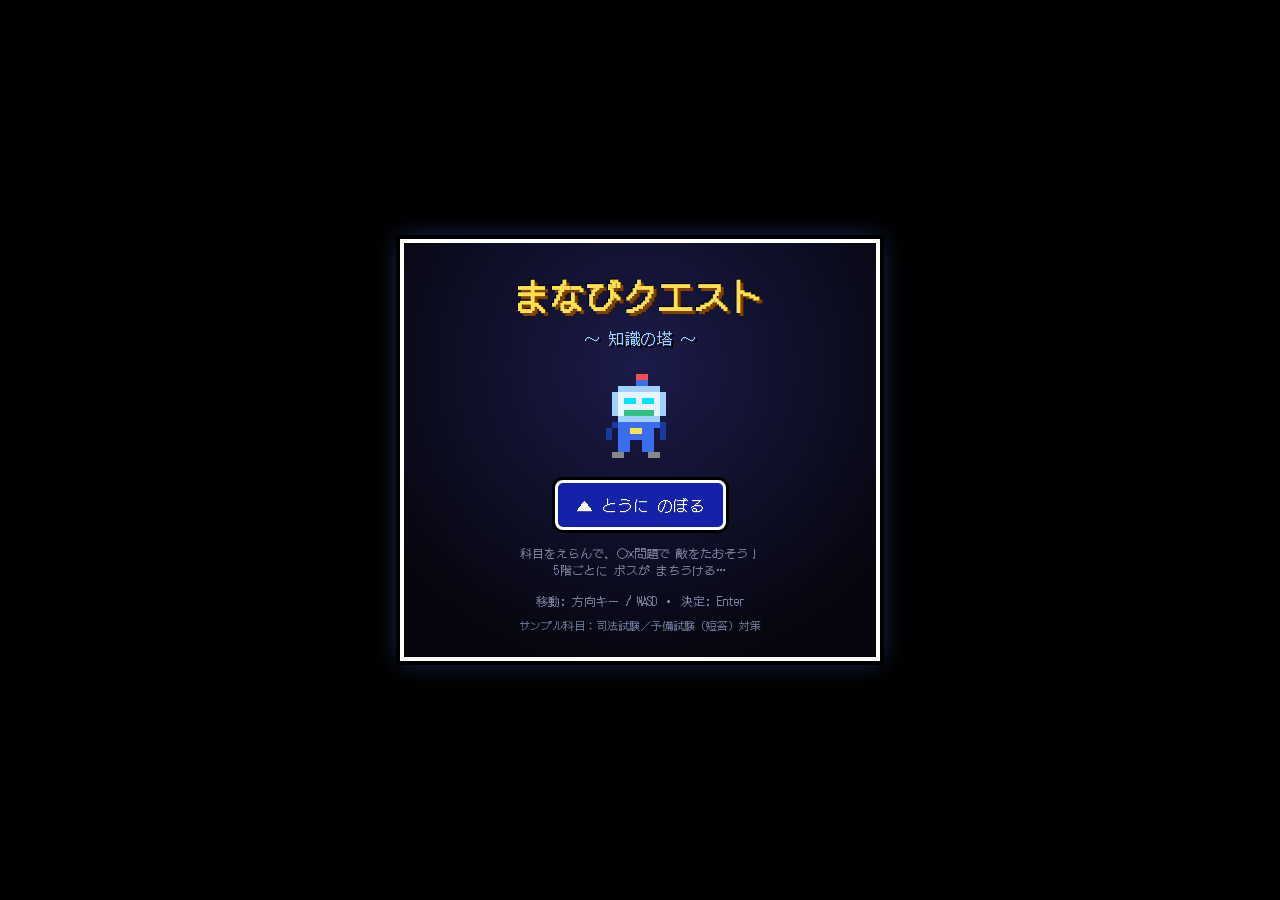
<file: index.html>
<!DOCTYPE html>
<html lang="ja">
<head>
<meta charset="UTF-8">
<meta name="viewport" content="width=device-width, initial-scale=1.0">
<title>まなびクエスト ～知識の塔～（司法試験サンプル）</title>
<link rel="stylesheet" href="style.css?v=4">
</head>
<body>
  <div id="game">
    <!-- タイトル画面 -->
    <div id="title-screen" class="screen active">
      <h1 class="title">まなびクエスト</h1>
      <p class="subtitle">～ 知識の塔 ～</p>
      <div class="title-hero">
        <canvas id="title-canvas" width="64" height="64"></canvas>
      </div>
      <button id="start-btn" class="dq-btn">▲ とうに のぼる</button>
      <p class="hint">科目をえらんで、○×問題で 敵をたおそう！<br>5階ごとに ボスが まちうける…</p>
      <p class="hint">移動: 方向キー / WASD ・ 決定: Enter</p>
      <p class="credit">サンプル科目：司法試験／予備試験（短答）対策</p>
    </div>

    <!-- 科目選択画面 -->
    <div id="subject-screen" class="screen">
      <h2 class="subject-title">かもくを えらぶ</h2>
      <p class="subject-lead">勉強したい科目を タップ！</p>
      <div id="subject-list" class="subject-list"><!-- JSで生成 --></div>
    </div>

    <!-- ダンジョン画面 -->
    <div id="dungeon-screen" class="screen">
      <div class="hud">
        <span>▲<b id="hud-floor">1</b>F</span>
        <span>Lv<b id="hud-lv">1</b></span>
        <span>HP<b id="hud-hp">20</b>/<b id="hud-maxhp">20</b></span>
        <span>📘<b id="hud-subject">-</b></span>
        <span>🔥<b id="hud-combo">0</b></span>
        <span>正答<b id="hud-acc">0</b>%</span>
        <button id="bgm-btn" class="bgm-btn" title="BGM オン/オフ">🔊</button>
      </div>
      <div class="canvas-wrap">
        <canvas id="dungeon-canvas" width="480" height="320"></canvas>
        <div id="toast" class="toast"></div>
      </div>
      <!-- スマホ用 十字キー -->
      <div id="dpad" class="dpad">
        <button class="dbtn up"    data-dir="up"    aria-label="上">▲</button>
        <button class="dbtn left"  data-dir="left"  aria-label="左">◀</button>
        <button class="dbtn down"  data-dir="down"  aria-label="下">▼</button>
        <button class="dbtn right" data-dir="right" aria-label="右">▶</button>
      </div>
      <p class="hint">敵にぶつかると 問題バトル！ ▲は階段 ・ 🧪は回復</p>
    </div>

    <!-- バトル画面 -->
    <div id="battle-screen" class="screen">
      <canvas id="battle-canvas" width="480" height="200"></canvas>
      <div class="battle-status">
        <div class="status-box">
          <div class="status-line"><span id="b-enemy-name">スライム</span></div>
          <div class="hp-bar"><div id="enemy-hp-fill" class="hp-fill enemy"></div></div>
        </div>
        <div class="status-box">
          <div class="status-line">Lv<span id="b-lv">1</span> 🔥<span id="b-combo">0</span></div>
          <div class="hp-bar"><div id="hero-hp-fill" class="hp-fill"></div></div>
          <div class="status-line small">HP <span id="b-hp">20</span>/<span id="b-maxhp">20</span></div>
        </div>
      </div>
      <div id="battle-message" class="message-window">モンスターが あらわれた！</div>
      <div id="quiz-area" class="quiz-area">
        <div id="quiz-subject" class="quiz-subject">憲法</div>
        <div id="quiz-question" class="quiz-question">問題文…</div>
        <!-- ○×回答ボタン -->
        <div id="ox-buttons" class="ox-buttons">
          <button id="btn-o" class="ox-btn ox-o" data-v="1">◯<small>正しい</small></button>
          <button id="btn-x" class="ox-btn ox-x" data-v="0">✕<small>誤り</small></button>
        </div>
        <!-- 解説 -->
        <div id="quiz-explain" class="quiz-explain"></div>
        <button id="quiz-next" class="dq-btn next-btn">つぎへ ▶</button>
        <div id="quiz-timer" class="quiz-timer"></div>
      </div>
    </div>

    <!-- ゲームオーバー -->
    <div id="gameover-screen" class="screen">
      <h2 class="gameover-title">ゲームオーバー</h2>
      <p id="gameover-text">ちからつきた…</p>
      <button id="retry-btn" class="dq-btn">▲ もういちど とうへ</button>
    </div>
  </div>

  <script src="questions.js?v=5"></script>
  <script src="game.js?v=5"></script>
</body>
</html>
</file>
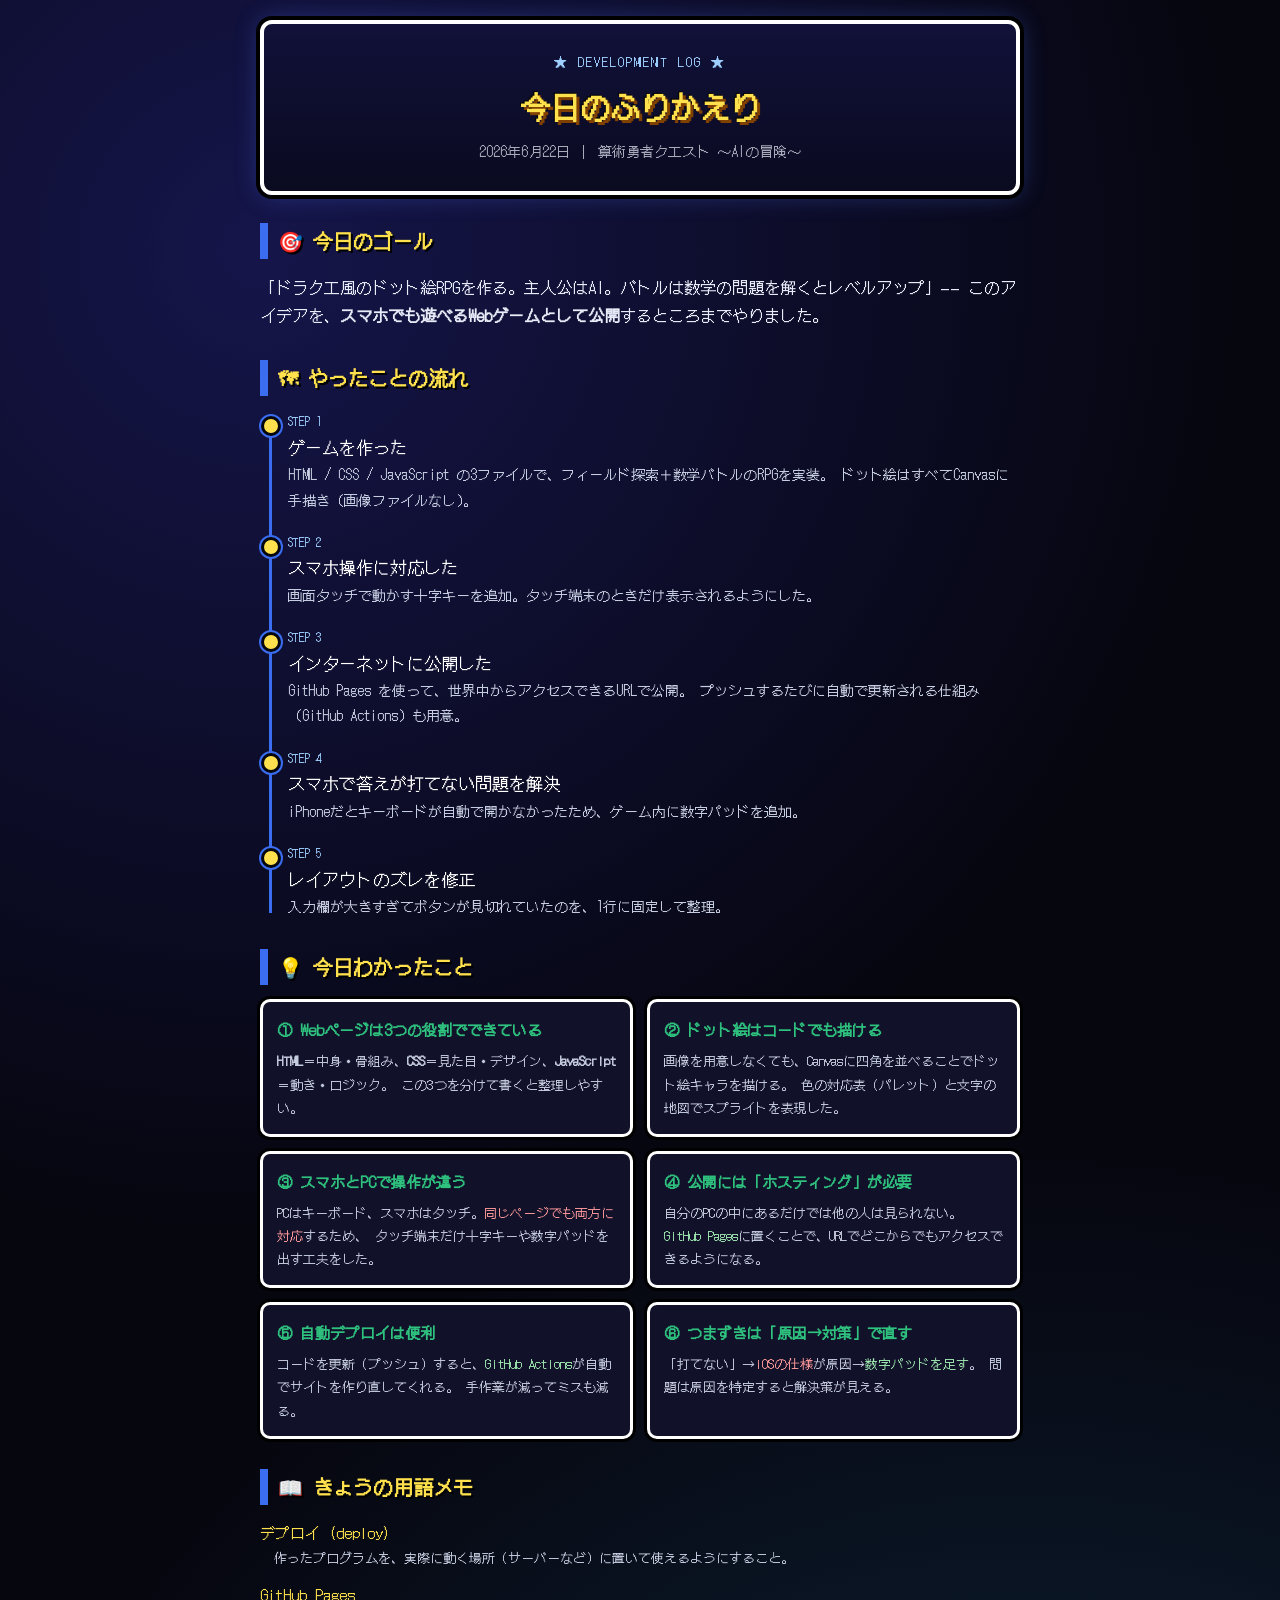
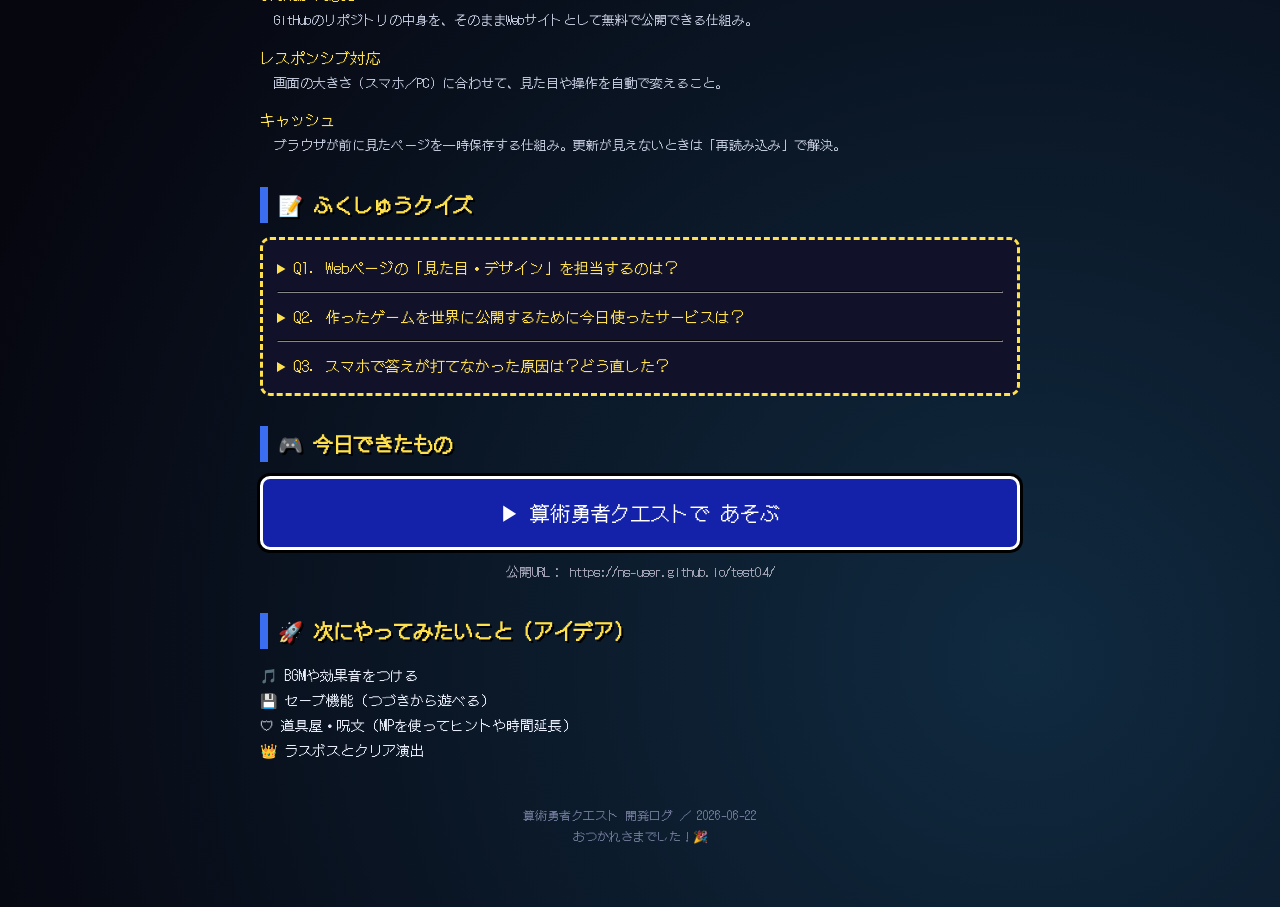
<file: furikaeri.html>
<!DOCTYPE html>
<html lang="ja">
<head>
<meta charset="UTF-8">
<meta name="viewport" content="width=device-width, initial-scale=1.0">
<title>今日のふりかえり ｜ 算術勇者クエスト開発ログ</title>
<style>
  @import url('https://fonts.googleapis.com/css2?family=DotGothic16&display=swap');
  * { box-sizing: border-box; margin: 0; padding: 0; }
  body {
    font-family: 'DotGothic16', monospace;
    background: #06060f;
    color: #e8ecf8;
    line-height: 1.8;
    padding: 20px 12px 60px;
    background-image:
      radial-gradient(circle at 20% 10%, #15154a 0%, transparent 40%),
      radial-gradient(circle at 80% 90%, #102a40 0%, transparent 45%);
  }
  .wrap { max-width: 760px; margin: 0 auto; }

  header {
    text-align: center;
    border: 4px solid #fff;
    border-radius: 12px;
    background: linear-gradient(#11113a, #0a0a20);
    padding: 26px 16px;
    box-shadow: 0 0 0 4px #000, 0 0 24px rgba(80,120,255,.35);
    margin-bottom: 28px;
  }
  header .badge { font-size: 13px; color: #9fd0ff; letter-spacing: 2px; }
  header h1 {
    font-size: 30px; color: #ffe14d; margin: 6px 0;
    text-shadow: 3px 3px 0 #804000, -1px -1px 0 #000;
  }
  header .date { font-size: 14px; color: #aab; }

  section { margin-bottom: 30px; }
  h2 {
    font-size: 20px; color: #ffe14d; margin-bottom: 14px;
    border-left: 8px solid #3a6df0; padding-left: 10px;
    text-shadow: 2px 2px 0 #000;
  }

  /* タイムライン */
  .timeline { list-style: none; position: relative; padding-left: 28px; }
  .timeline::before {
    content: ''; position: absolute; left: 9px; top: 6px; bottom: 6px;
    width: 3px; background: #3a6df0;
  }
  .timeline li { position: relative; margin-bottom: 18px; }
  .timeline li::before {
    content: ''; position: absolute; left: -27px; top: 6px;
    width: 14px; height: 14px; background: #ffe14d;
    border: 3px solid #06060f; border-radius: 50%;
    box-shadow: 0 0 0 2px #3a6df0;
  }
  .timeline .step { font-size: 12px; color: #9fd0ff; }
  .timeline .title { font-size: 17px; color: #fff; }
  .timeline .desc { font-size: 14px; color: #c7cde0; }

  /* カード（学んだこと） */
  .cards { display: grid; grid-template-columns: 1fr 1fr; gap: 14px; }
  .card {
    background: #11112a; border: 3px solid #fff; border-radius: 10px;
    padding: 14px; box-shadow: 0 0 0 3px #000;
  }
  .card h3 { font-size: 15px; color: #2ec27e; margin-bottom: 6px; }
  .card p { font-size: 13px; color: #c7cde0; }
  .card .q { color: #ff9a9a; }
  .card .a { color: #9fe8b0; }

  /* 用語 */
  .terms dt { font-size: 15px; color: #ffe14d; margin-top: 12px; }
  .terms dd { font-size: 13px; color: #c7cde0; margin-left: 14px; }

  /* CTA / リンク */
  .play {
    display: block; text-align: center; text-decoration: none;
    font-size: 20px; color: #fff; background: #1322a8;
    border: 3px solid #fff; border-radius: 10px; padding: 16px;
    box-shadow: 0 0 0 3px #000; margin: 10px 0;
  }
  .play:hover { background: #2a44e0; }

  .quiz-box {
    background: #11112a; border: 3px dashed #ffe14d; border-radius: 10px;
    padding: 14px; font-size: 14px;
  }
  .quiz-box summary { cursor: pointer; color: #ffe14d; font-size: 15px; }
  .quiz-box .ans { margin-top: 8px; color: #9fe8b0; }

  footer { text-align: center; font-size: 12px; color: #7780a0; margin-top: 40px; }

  @media (max-width: 520px) {
    .cards { grid-template-columns: 1fr; }
    header h1 { font-size: 24px; }
  }
</style>
</head>
<body>
<div class="wrap">

  <header>
    <div class="badge">★ DEVELOPMENT LOG ★</div>
    <h1>今日のふりかえり</h1>
    <div class="date">2026年6月22日 ｜ 算術勇者クエスト ～AIの冒険～</div>
  </header>

  <!-- 1. 今日のゴール -->
  <section>
    <h2>🎯 今日のゴール</h2>
    <p>「ドラクエ風のドット絵RPGを作る。主人公はAI。バトルは数学の問題を解くとレベルアップ」——
       このアイデアを、<b>スマホでも遊べるWebゲームとして公開</b>するところまでやりました。</p>
  </section>

  <!-- 2. やったことタイムライン -->
  <section>
    <h2>🗺 やったことの流れ</h2>
    <ul class="timeline">
      <li>
        <div class="step">STEP 1</div>
        <div class="title">ゲームを作った</div>
        <div class="desc">HTML / CSS / JavaScript の3ファイルで、フィールド探索＋数学バトルのRPGを実装。
          ドット絵はすべてCanvasに手描き（画像ファイルなし）。</div>
      </li>
      <li>
        <div class="step">STEP 2</div>
        <div class="title">スマホ操作に対応した</div>
        <div class="desc">画面タッチで動かす十字キーを追加。タッチ端末のときだけ表示されるようにした。</div>
      </li>
      <li>
        <div class="step">STEP 3</div>
        <div class="title">インターネットに公開した</div>
        <div class="desc">GitHub Pages を使って、世界中からアクセスできるURLで公開。
          プッシュするたびに自動で更新される仕組み（GitHub Actions）も用意。</div>
      </li>
      <li>
        <div class="step">STEP 4</div>
        <div class="title">スマホで答えが打てない問題を解決</div>
        <div class="desc">iPhoneだとキーボードが自動で開かなかったため、ゲーム内に数字パッドを追加。</div>
      </li>
      <li>
        <div class="step">STEP 5</div>
        <div class="title">レイアウトのズレを修正</div>
        <div class="desc">入力欄が大きすぎてボタンが見切れていたのを、1行に固定して整理。</div>
      </li>
    </ul>
  </section>

  <!-- 3. 学んだこと -->
  <section>
    <h2>💡 今日わかったこと</h2>
    <div class="cards">
      <div class="card">
        <h3>① Webページは3つの役割でできている</h3>
        <p><b>HTML</b>＝中身・骨組み、<b>CSS</b>＝見た目・デザイン、<b>JavaScript</b>＝動き・ロジック。
           この3つを分けて書くと整理しやすい。</p>
      </div>
      <div class="card">
        <h3>② ドット絵はコードでも描ける</h3>
        <p>画像を用意しなくても、Canvasに四角を並べることでドット絵キャラを描ける。
           色の対応表（パレット）と文字の地図でスプライトを表現した。</p>
      </div>
      <div class="card">
        <h3>③ スマホとPCで操作が違う</h3>
        <p>PCはキーボード、スマホはタッチ。<span class="q">同じページでも両方に対応</span>するため、
           タッチ端末だけ十字キーや数字パッドを出す工夫をした。</p>
      </div>
      <div class="card">
        <h3>④ 公開には「ホスティング」が必要</h3>
        <p>自分のPCの中にあるだけでは他の人は見られない。
           <span class="a">GitHub Pages</span>に置くことで、URLでどこからでもアクセスできるようになる。</p>
      </div>
      <div class="card">
        <h3>⑤ 自動デプロイは便利</h3>
        <p>コードを更新（プッシュ）すると、<span class="a">GitHub Actions</span>が自動でサイトを作り直してくれる。
           手作業が減ってミスも減る。</p>
      </div>
      <div class="card">
        <h3>⑥ つまずきは「原因→対策」で直す</h3>
        <p>「打てない」→<span class="q">iOSの仕様</span>が原因→<span class="a">数字パッドを足す</span>。
           問題は原因を特定すると解決策が見える。</p>
      </div>
    </div>
  </section>

  <!-- 4. 用語メモ -->
  <section>
    <h2>📖 きょうの用語メモ</h2>
    <dl class="terms">
      <dt>デプロイ (deploy)</dt>
      <dd>作ったプログラムを、実際に動く場所（サーバーなど）に置いて使えるようにすること。</dd>
      <dt>GitHub Pages</dt>
      <dd>GitHubのリポジトリの中身を、そのままWebサイトとして無料で公開できる仕組み。</dd>
      <dt>レスポンシブ対応</dt>
      <dd>画面の大きさ（スマホ／PC）に合わせて、見た目や操作を自動で変えること。</dd>
      <dt>キャッシュ</dt>
      <dd>ブラウザが前に見たページを一時保存する仕組み。更新が見えないときは「再読み込み」で解決。</dd>
    </dl>
  </section>

  <!-- 5. 復習クイズ -->
  <section>
    <h2>📝 ふくしゅうクイズ</h2>
    <div class="quiz-box">
      <details>
        <summary>Q1. Webページの「見た目・デザイン」を担当するのは？</summary>
        <div class="ans">A. CSS（HTMLは中身、JavaScriptは動き）</div>
      </details>
      <hr style="border-color:#333;margin:10px 0;">
      <details>
        <summary>Q2. 作ったゲームを世界に公開するために今日使ったサービスは？</summary>
        <div class="ans">A. GitHub Pages</div>
      </details>
      <hr style="border-color:#333;margin:10px 0;">
      <details>
        <summary>Q3. スマホで答えが打てなかった原因は？どう直した？</summary>
        <div class="ans">A. iPhoneがキーボードを自動で開かない仕様だったため。ゲーム内に数字パッドを追加して解決した。</div>
      </details>
    </div>
  </section>

  <!-- 6. 完成物 -->
  <section>
    <h2>🎮 今日できたもの</h2>
    <a class="play" href="./index.html">▶ 算術勇者クエストで あそぶ</a>
    <p style="font-size:13px;color:#aab;text-align:center;">
      公開URL： https://ns-user.github.io/test04/
    </p>
  </section>

  <!-- 7. 次にやってみたいこと -->
  <section>
    <h2>🚀 次にやってみたいこと（アイデア）</h2>
    <ul style="list-style:none;font-size:14px;">
      <li>🎵 BGMや効果音をつける</li>
      <li>💾 セーブ機能（つづきから遊べる）</li>
      <li>🛡 道具屋・呪文（MPを使ってヒントや時間延長）</li>
      <li>👑 ラスボスとクリア演出</li>
    </ul>
  </section>

  <footer>
    算術勇者クエスト 開発ログ ／ 2026-06-22<br>
    おつかれさまでした！🎉
  </footer>

</div>
</body>
</html>
</file>
<file: style.css>
/* ===== 算術勇者クエスト スタイル ===== */
@import url('https://fonts.googleapis.com/css2?family=DotGothic16&display=swap');

* { box-sizing: border-box; margin: 0; padding: 0; }

body {
  background: #000;
  color: #fff;
  font-family: 'DotGothic16', monospace;
  display: flex;
  justify-content: center;
  align-items: center;
  min-height: 100vh;
  -webkit-font-smoothing: none;
  image-rendering: pixelated;
}

#game {
  width: 480px;
  max-width: 100vw;
  background: #0a0a1a;
  border: 4px solid #fff;
  box-shadow: 0 0 0 4px #000, 0 0 24px rgba(80,120,255,.4);
  position: relative;
  overflow: hidden;
}

canvas {
  display: block;
  image-rendering: pixelated;
  image-rendering: crisp-edges;
  width: 100%;
  background: #1a1a3a;
}

/* ===== 画面切り替え ===== */
.screen { display: none; }
.screen.active { display: block; }

/* ===== タイトル ===== */
#title-screen {
  text-align: center;
  padding: 28px 16px 24px;
  background: radial-gradient(circle at 50% 30%, #1b1b4a 0%, #06060f 80%);
}
.title {
  font-size: 34px;
  letter-spacing: 2px;
  color: #ffe14d;
  text-shadow: 3px 3px 0 #804000, -1px -1px 0 #000;
}
.subtitle {
  font-size: 16px;
  color: #9fd0ff;
  margin: 6px 0 16px;
  text-shadow: 2px 2px 0 #000;
}
.title-hero { margin: 8px auto 18px; }
#title-canvas { width: 96px; height: 96px; background: transparent; margin: 0 auto; }

/* ===== ボタン（ドラクエ風コマンドウィンドウ） ===== */
.dq-btn {
  font-family: inherit;
  font-size: 16px;
  color: #fff;
  background: #1322a8;
  border: 3px solid #fff;
  border-radius: 8px;
  padding: 10px 18px;
  cursor: pointer;
  box-shadow: 0 0 0 3px #000;
  transition: transform .05s, background .1s;
}
.dq-btn:hover { background: #2a44e0; }
.dq-btn:active { transform: translateY(2px); }

.hint {
  font-size: 12px;
  color: #8888aa;
  margin-top: 14px;
}

/* ===== HUD ===== */
.hud {
  display: flex;
  gap: 14px;
  flex-wrap: wrap;
  padding: 6px 10px;
  font-size: 13px;
  background: #11112a;
  border-bottom: 2px solid #fff;
}
.hud b { color: #ffe14d; }
.bgm-btn {
  margin-left: auto;
  font-family: inherit;
  font-size: 13px;
  color: #fff;
  background: #1322a8;
  border: 2px solid #fff;
  border-radius: 6px;
  padding: 1px 7px;
  cursor: pointer;
}
.bgm-btn:active { transform: translateY(1px); }
.credit { font-size: 11px; color: #7780a0; margin-top: 8px; }
.credit a { color: #9fd0ff; }

/* ===== ダンジョン ＝ トースト通知 ===== */
.canvas-wrap { position: relative; }
.toast {
  position: absolute;
  left: 50%;
  top: 12px;
  transform: translateX(-50%);
  background: #000;
  border: 2px solid #ffe14d;
  color: #ffe14d;
  padding: 6px 14px;
  border-radius: 6px;
  font-size: 14px;
  white-space: nowrap;
  opacity: 0;
  transition: opacity .25s;
  pointer-events: none;
  z-index: 5;
}
.toast.show { opacity: 1; }

/* ===== バトル ===== */
#battle-screen { background: #06060f; }
.battle-status {
  display: flex;
  justify-content: space-between;
  gap: 8px;
  padding: 8px 10px 0;
}
.status-box {
  flex: 1;
  background: #11112a;
  border: 2px solid #fff;
  border-radius: 6px;
  padding: 5px 8px;
}
.status-line { font-size: 14px; }
.status-line.small { font-size: 11px; color: #aab; }
.hp-bar {
  height: 8px;
  background: #333;
  border: 1px solid #000;
  border-radius: 4px;
  margin: 3px 0;
  overflow: hidden;
}
.hp-fill {
  height: 100%;
  width: 100%;
  background: linear-gradient(#7CFC00, #2e8b00);
  transition: width .3s;
}
.hp-fill.enemy { background: linear-gradient(#ff7b7b, #c01818); }

.message-window {
  margin: 8px 10px;
  padding: 10px 12px;
  background: #000;
  border: 3px solid #fff;
  border-radius: 8px;
  font-size: 15px;
  min-height: 44px;
}

/* ===== 科目選択画面 ===== */
#subject-screen {
  text-align: center;
  padding: 22px 16px;
  background: radial-gradient(circle at 50% 25%, #16163e 0%, #06060f 80%);
}
.subject-title { font-size: 24px; color: #ffe14d; text-shadow: 2px 2px 0 #000; }
.subject-lead { font-size: 13px; color: #9fd0ff; margin: 6px 0 16px; }
.subject-list {
  display: grid;
  grid-template-columns: 1fr 1fr;
  gap: 10px;
}
.subject-btn {
  font-family: inherit;
  font-size: 15px;
  color: #fff;
  background: #1322a8;
  border: 3px solid #fff;
  border-radius: 8px;
  padding: 14px 8px;
  cursor: pointer;
  box-shadow: 0 0 0 3px #000;
  -webkit-tap-highlight-color: transparent;
  touch-action: manipulation;
}
.subject-btn:hover { background: #2a44e0; }
.subject-btn:active { transform: translateY(2px); }
.subject-btn.mix   { grid-column: 1 / -1; background: #8a1a5a; }
.subject-btn.bonus { background: #1a6a3a; }

/* ===== クイズ（○×形式） ===== */
.quiz-area {
  margin: 0 10px 12px;
  padding: 10px 12px;
  background: #11112a;
  border: 3px solid #ffe14d;
  border-radius: 8px;
  display: none;
}
.quiz-area.active { display: block; }
.quiz-subject {
  display: inline-block;
  font-size: 12px;
  color: #06060f;
  background: #ffe14d;
  border-radius: 4px;
  padding: 1px 8px;
  margin-bottom: 6px;
}
.quiz-question {
  font-size: 17px;
  line-height: 1.5;
  text-align: left;
  color: #eef;
  margin-bottom: 10px;
}
/* ○×の2ボタン */
.ox-buttons {
  display: grid;
  grid-template-columns: 1fr 1fr;
  gap: 10px;
}
.ox-btn {
  font-family: inherit;
  font-size: 30px;
  font-weight: bold;
  color: #fff;
  border: 3px solid #fff;
  border-radius: 10px;
  padding: 10px 0 8px;
  cursor: pointer;
  box-shadow: 0 0 0 2px #000;
  -webkit-tap-highlight-color: transparent;
  touch-action: manipulation;
  display: flex;
  flex-direction: column;
  align-items: center;
  line-height: 1;
}
.ox-btn small { font-size: 12px; font-weight: normal; margin-top: 4px; opacity: .9; }
.ox-o { background: #1769d6; }
.ox-x { background: #c0392b; }
.ox-btn:active { transform: scale(.96); }
.ox-btn:disabled { opacity: .5; cursor: default; }
.ox-btn.right { background: #1f9d4d !important; opacity: 1; border-color: #aef5c4; }
.ox-btn.wrong { background: #7a1620 !important; opacity: 1; border-color: #ff9aa0; }

/* 解説 */
.quiz-explain {
  display: none;
  margin-top: 10px;
  padding: 9px 11px;
  background: #0a0a1a;
  border: 2px solid #4da6ff;
  border-radius: 6px;
  font-size: 13px;
  line-height: 1.55;
  color: #cdd6f5;
  max-height: 30vh;
  overflow-y: auto;
}
.quiz-explain.show { display: block; }
.quiz-explain .ex-ok { color: #6cf09a; }
.quiz-explain .ex-ng { color: #ff8a90; }

/* つぎへ ボタン */
.next-btn {
  display: none;
  width: 100%;
  margin-top: 10px;
  font-size: 17px;
}
.next-btn.show { display: block; }

.quiz-timer {
  margin-top: 8px;
  height: 6px;
  background: #333;
  border-radius: 3px;
  overflow: hidden;
}
.quiz-timer::after {
  content: '';
  display: block;
  height: 100%;
  width: var(--t, 100%);
  background: #4da6ff;
}

/* ===== スマホ用 十字キー ===== */
.dpad {
  display: none;               /* タッチ端末でのみ表示 */
  position: relative;
  width: 168px;
  height: 168px;
  margin: 6px auto 14px;
}
.dbtn {
  position: absolute;
  width: 56px;
  height: 56px;
  font-size: 22px;
  color: #fff;
  background: #1322a8;
  border: 3px solid #fff;
  border-radius: 10px;
  box-shadow: 0 0 0 3px #000;
  cursor: pointer;
  display: flex;
  align-items: center;
  justify-content: center;
  -webkit-user-select: none;
  user-select: none;
  -webkit-tap-highlight-color: transparent;
  touch-action: manipulation;
}
.dbtn:active { background: #2a44e0; transform: scale(.94); }
.dbtn.up    { top: 0;    left: 56px; }
.dbtn.left  { top: 56px; left: 0; }
.dbtn.down  { top: 112px;left: 56px; }
.dbtn.right { top: 56px; left: 112px; }

/* タッチ端末では十字キーを表示 */
@media (hover: none) and (pointer: coarse) {
  .dpad { display: block; }
}

/* 画面が狭いとき全体をフィット */
@media (max-width: 500px) {
  body { align-items: flex-start; }
  #game { border-width: 3px; }
  .title { font-size: 28px; }
  .subject-btn { font-size: 14px; padding: 13px 6px; }
}

/* ===== バトル画面を1画面に収める（タッチ端末／数字パッド表示時） ===== */
@media (hover: none) and (pointer: coarse) {
  /* バトル中だけ、実表示領域(dvh)ぴったりの縦フレックスにする */
  #game:has(#battle-screen.active) {
    height: 100dvh;
    display: flex;
    flex-direction: column;
  }
  #battle-screen.active {
    flex: 1;
    min-height: 0;
    display: flex;
    flex-direction: column;
  }

  /* 敵キャンバスは伸ばさない（480x200の比率を維持）。狭いとき＝クイズ表示時だけ縮む */
  #battle-canvas {
    flex: 0 1 auto;
    min-height: 0;
    width: 100%;
    height: auto;
  }

  /* ↓固定表示する部分は高さを詰めて、クイズ・キーパッドが必ず収まるように */
  /* ステータス以下を下端に寄せる（上の余白は黒背景のまま・キャンバスは引き伸ばさない） */
  .battle-status { padding: 4px 8px 0; margin-top: auto; }
  .status-line { font-size: 12px; }
  .status-line.small { font-size: 10px; }
  .hp-bar { height: 6px; margin: 2px 0; }
  .message-window {
    margin: 4px 8px;
    padding: 5px 9px;
    font-size: 12px;
    min-height: 0;
    border-width: 2px;
  }
  .quiz-area { margin: 0 8px 5px; padding: 6px 9px; border-width: 2px; }
  .quiz-subject { margin-bottom: 4px; }
  .quiz-question { font-size: 15px; line-height: 1.45; margin-bottom: 7px; }
  .ox-buttons { gap: 8px; }
  .ox-btn { font-size: 26px; padding: 8px 0 6px; }
  .ox-btn small { font-size: 11px; margin-top: 3px; }
  .quiz-explain { font-size: 12px; margin-top: 7px; padding: 7px 9px; max-height: 26vh; }
  .next-btn { margin-top: 7px; padding: 7px; font-size: 15px; }
  .quiz-timer { margin-top: 5px; height: 5px; }
}

/* ===== ゲームオーバー ===== */
#gameover-screen {
  text-align: center;
  padding: 60px 16px;
  background: #000;
}
.gameover-title { font-size: 30px; color: #ff5555; margin-bottom: 14px; }
#gameover-text { font-size: 15px; margin-bottom: 24px; color: #ccc; }

/* ダメージ点滅 */
@keyframes shake {
  0%,100% { transform: translateX(0); }
  25% { transform: translateX(-6px); }
  75% { transform: translateX(6px); }
}
.shake { animation: shake .25s; }
@keyframes flash-bg {
  0%,100% { background:#06060f; }
  50% { background:#5a0000; }
}
.flash { animation: flash-bg .25s; }
</file>
